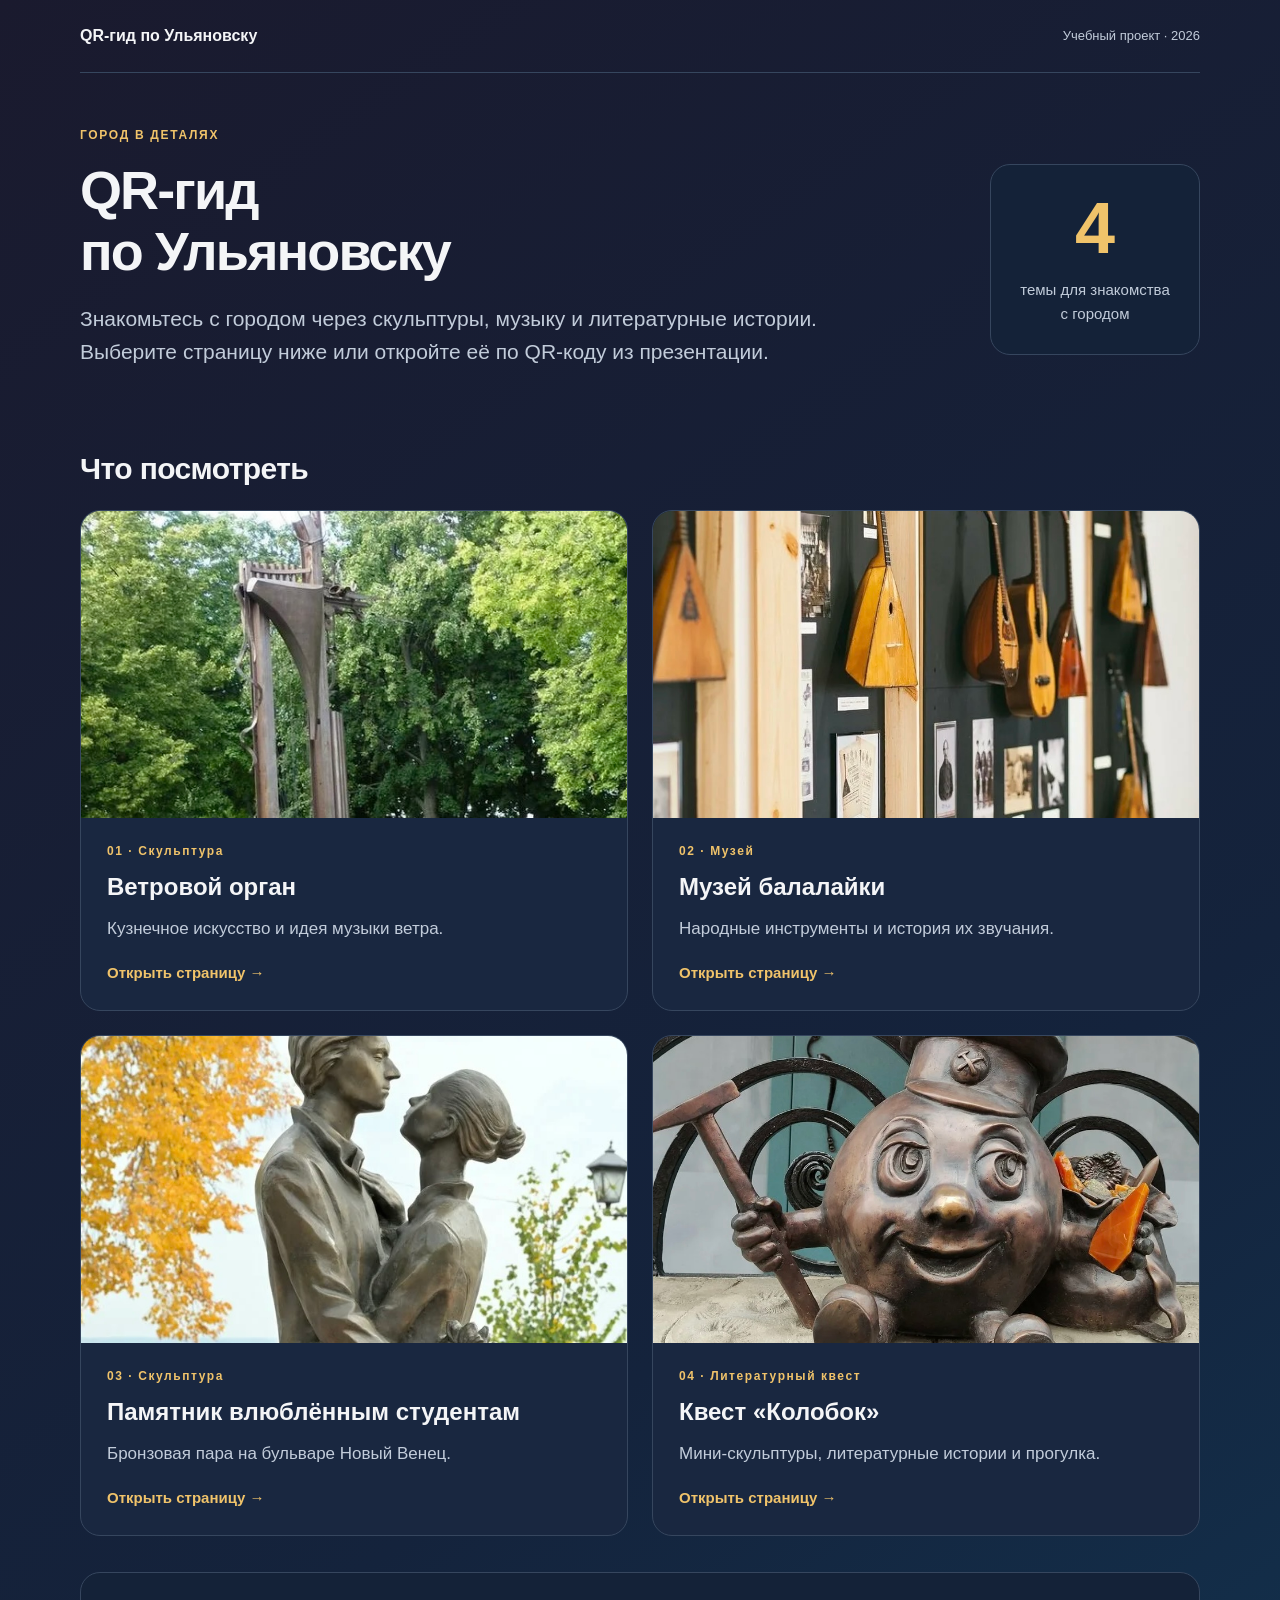
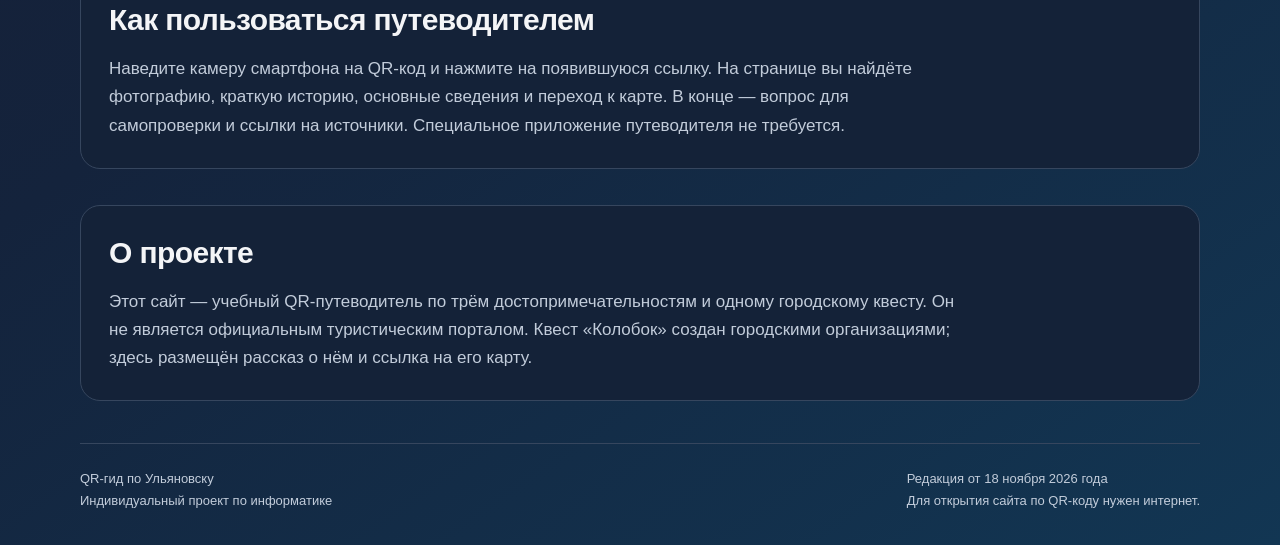
<file: index.html>
<!DOCTYPE html>
<html lang="ru">
<head>
<meta charset="utf-8">
<meta name="viewport" content="width=device-width, initial-scale=1">
<title>QR-гид по Ульяновску</title>
<meta name="description" content="Четыре темы для знакомства с Ульяновском: скульптуры, музей и литературный квест. Фото, краткие истории, карты и вопросы для самопроверки.">
<meta name="theme-color" content="#111b30">
<link rel="canonical" href="https://angelina-perepelkina.github.io/qr/index.html">
<link rel="stylesheet" href="style.css?v=20261118">
</head>
<body>
<a class="skip" href="#main">Перейти к содержанию</a>
<div class="wrap">
<div class="topbar"><a class="brand" href="index.html">QR-гид по Ульяновску</a><span class="topmeta">Учебный проект · 2026</span></div>
<main id="main"><header class="hero"><div><p class="kicker">Город в деталях</p><h1>QR-гид<br>по Ульяновску</h1><p class="lead">Знакомьтесь с городом через скульптуры, музыку и литературные истории. Выберите страницу ниже или откройте её по QR-коду из презентации.</p></div><div class="hero-badge" aria-label="Четыре темы и четыре QR-кода"><b>4</b><span>темы для знакомства<br>с городом</span></div></header>
<h2 class="section-title" id="places">Что посмотреть</h2><nav class="cards" aria-label="Страницы путеводителя"><a class="card" href="vetrovoy-organ.html"><img src="img/vetrovoy-organ.jpg" alt="Металлическая скульптура «Ветровой орган» среди деревьев в Ульяновске" width="800" height="450" loading="lazy"><span class="card-body"><span class="num">01 · Скульптура</span><h3>Ветровой орган</h3><p>Кузнечное искусство и идея музыки ветра.</p><span class="more">Открыть страницу →</span></span></a><a class="card" href="muzej-balalajki.html"><img src="img/muzej-balalajki.jpg" alt="Балалайки разных размеров в музейной экспозиции" width="800" height="450" loading="lazy"><span class="card-body"><span class="num">02 · Музей</span><h3>Музей балалайки</h3><p>Народные инструменты и история их звучания.</p><span class="more">Открыть страницу →</span></span></a><a class="card" href="pamyatnik-studentam.html"><img src="img/pamyatnik-studentam.jpg" alt="Бронзовые фигуры юноши и девушки на фоне осенних деревьев" width="800" height="450" loading="lazy"><span class="card-body"><span class="num">03 · Скульптура</span><h3>Памятник влюблённым студентам</h3><p>Бронзовая пара на бульваре Новый Венец.</p><span class="more">Открыть страницу →</span></span></a><a class="card" href="kolobok.html"><img src="img/kolobok.jpg" alt="Бронзовая фигурка Колобка с геологическим молотком и образцами минералов" width="800" height="450" loading="lazy"><span class="card-body"><span class="num">04 · Литературный квест</span><h3>Квест «Колобок»</h3><p>Мини-скульптуры, литературные истории и прогулка.</p><span class="more">Открыть страницу →</span></span></a></nav>
<section class="how"><h2>Как пользоваться путеводителем</h2><p>Наведите камеру смартфона на QR-код и нажмите на появившуюся ссылку. На странице вы найдёте фотографию, краткую историю, основные сведения и переход к карте. В конце — вопрос для самопроверки и ссылки на источники. Специальное приложение путеводителя не требуется.</p></section>
<section class="how"><h2>О проекте</h2><p>Этот сайт — учебный QR-путеводитель по трём достопримечательностям и одному городскому квесту. Он не является официальным туристическим порталом. Квест «Колобок» создан городскими организациями; здесь размещён рассказ о нём и ссылка на его карту.</p></section></main><footer><p>QR-гид по Ульяновску<br>Индивидуальный проект по информатике</p><p>Редакция от 18 ноября 2026 года<br>Для открытия сайта по QR-коду нужен интернет.</p></footer>
</div></body></html>
</file>
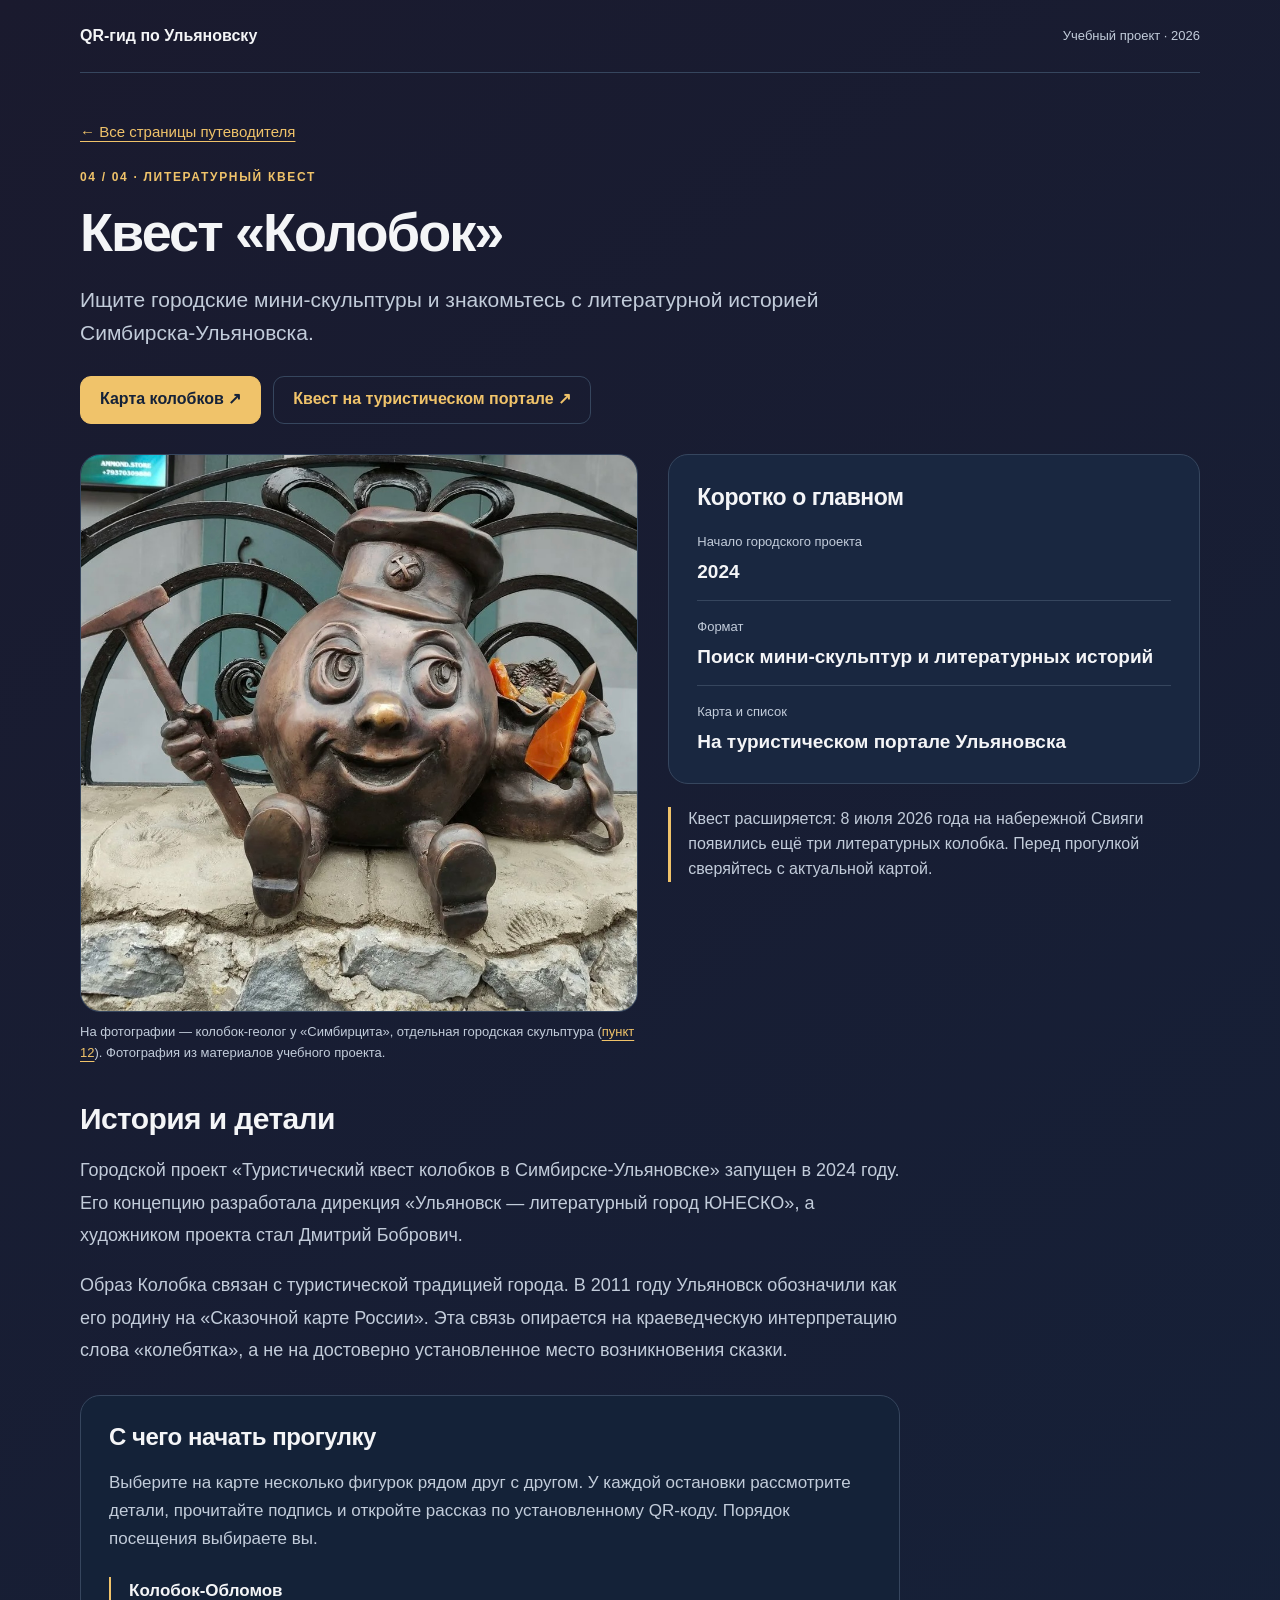
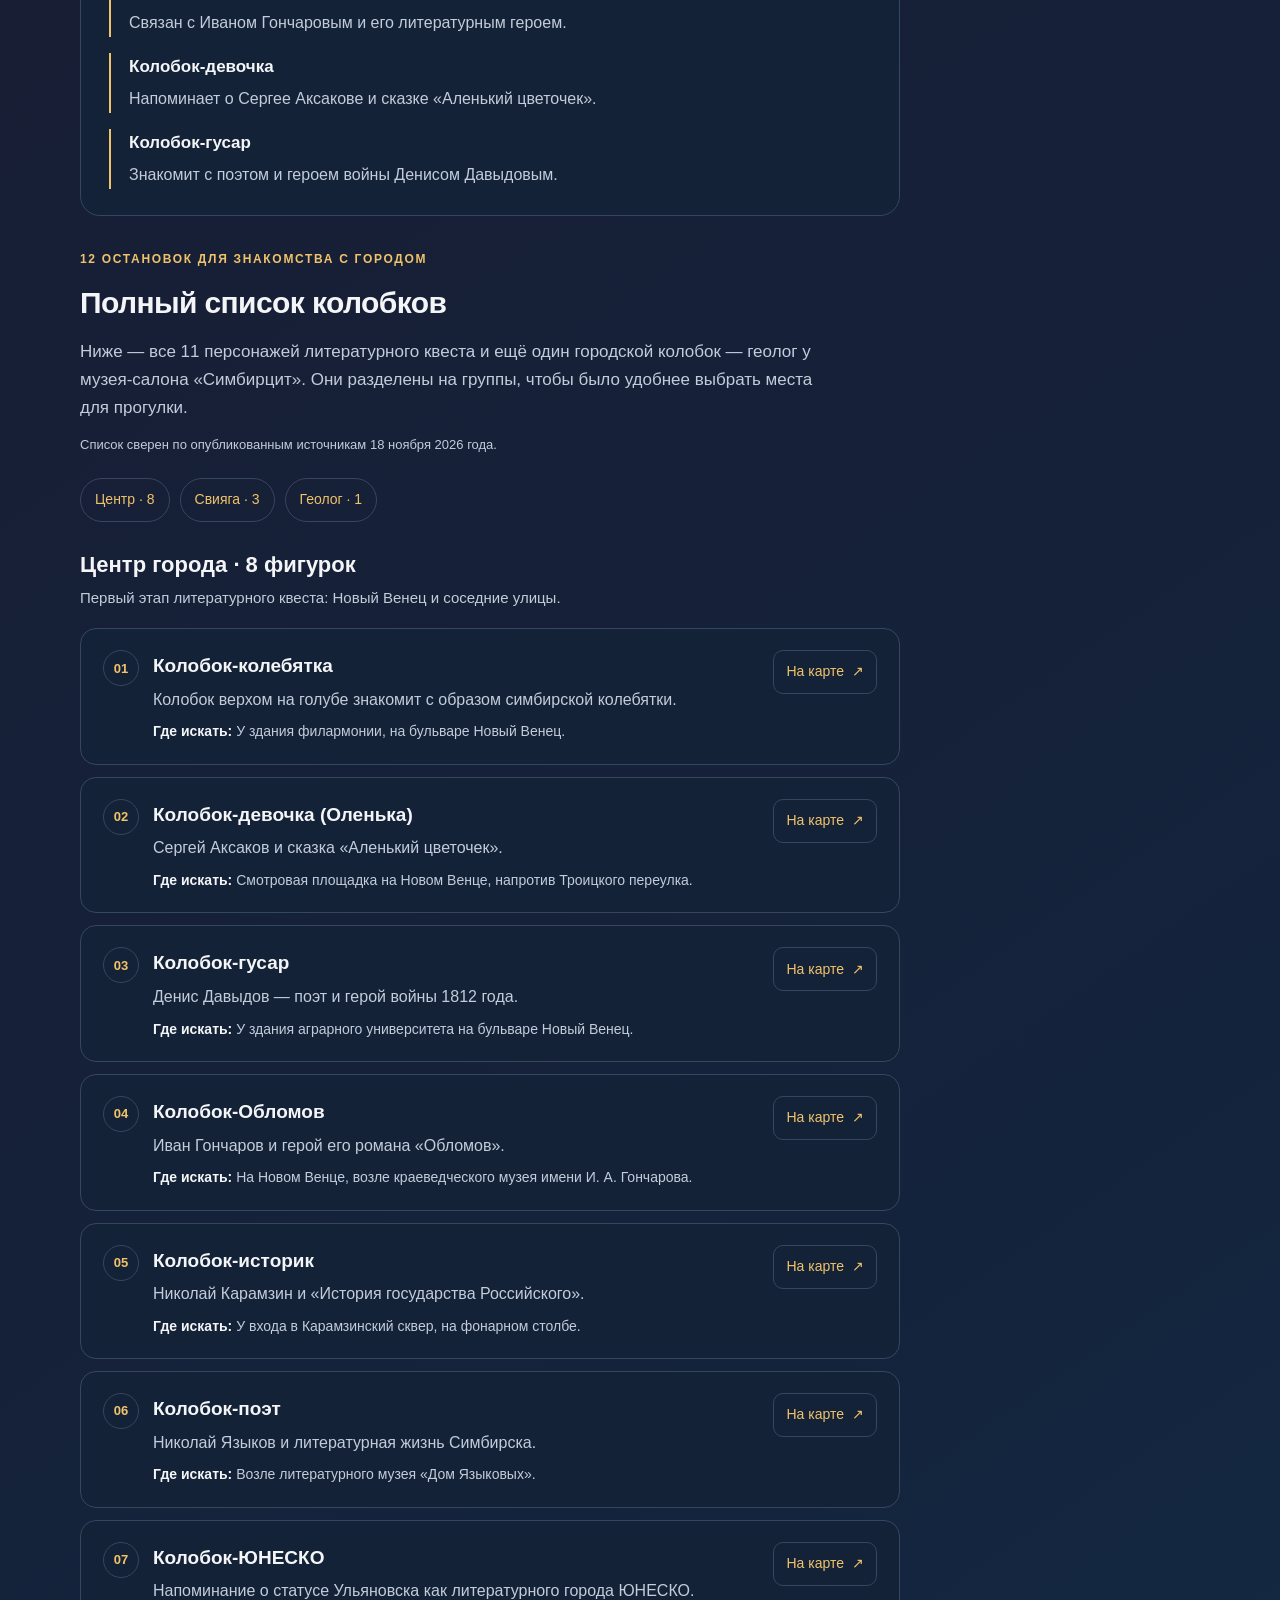
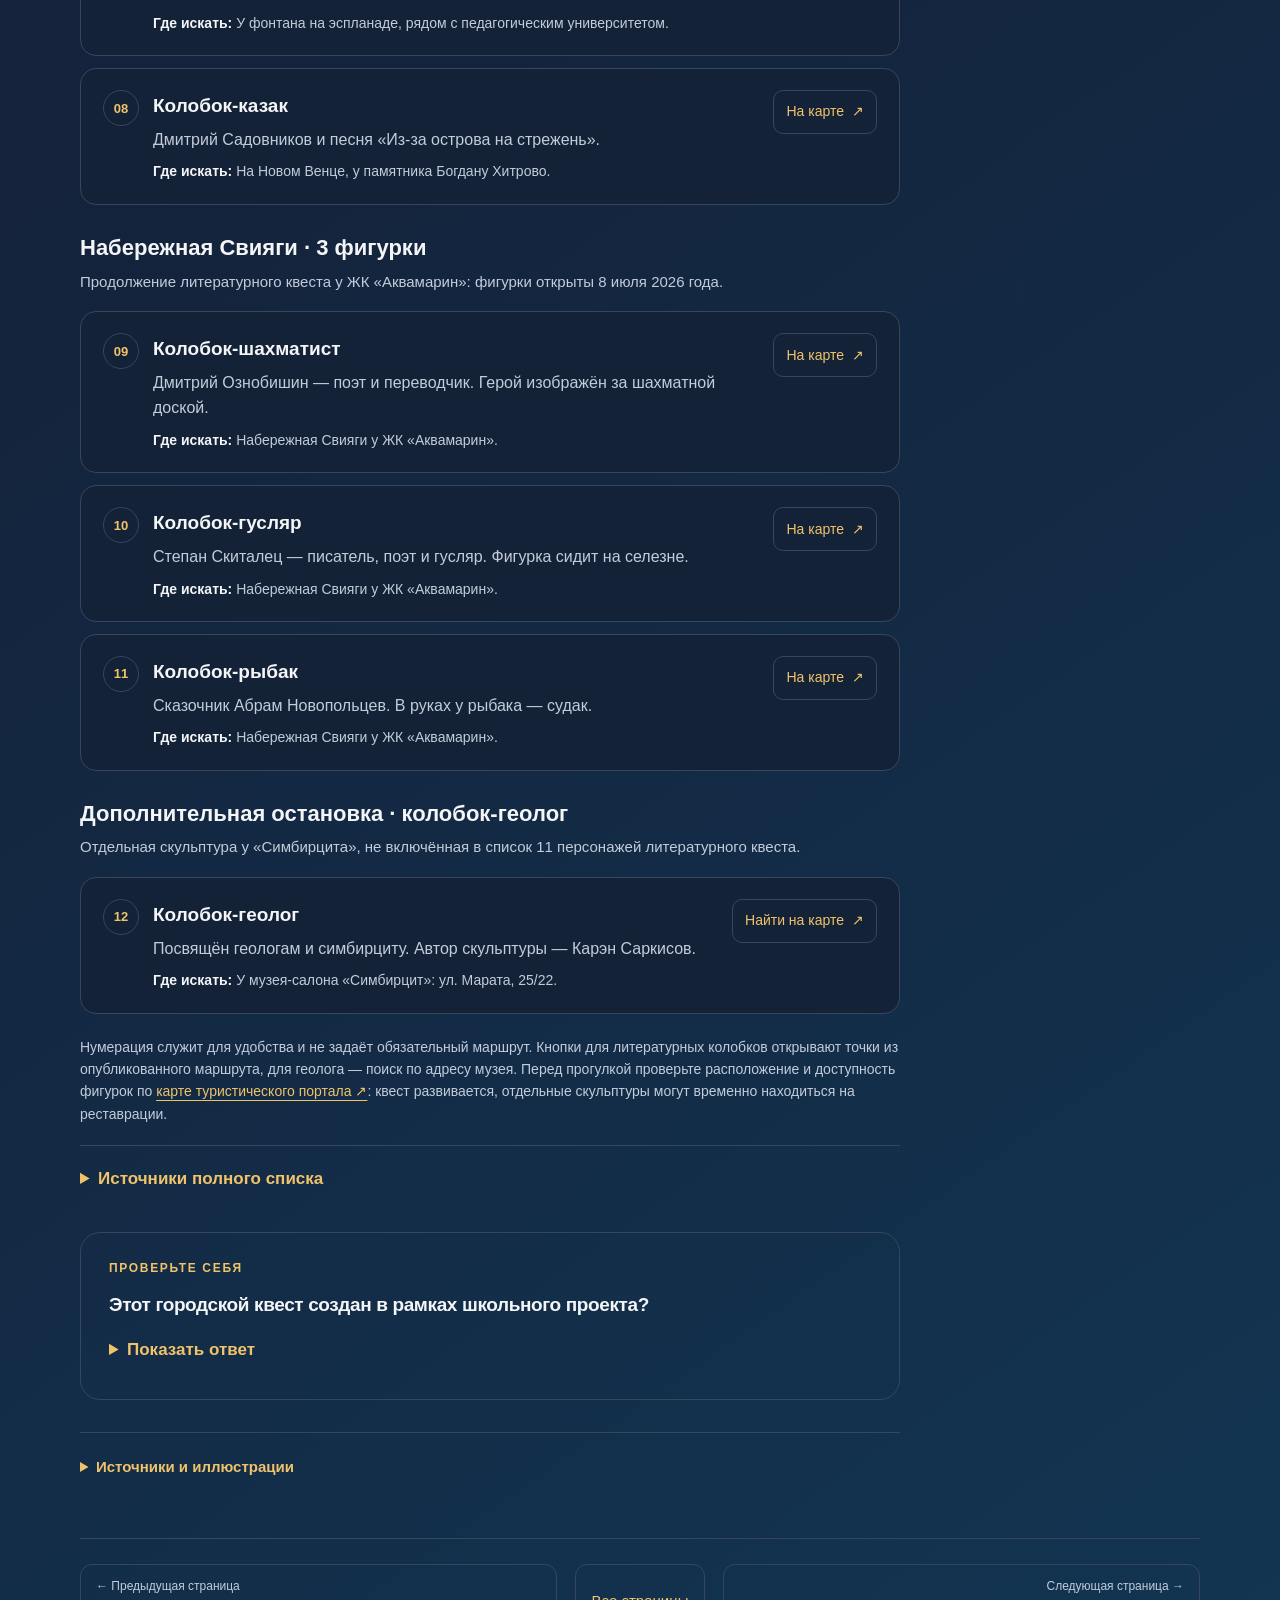
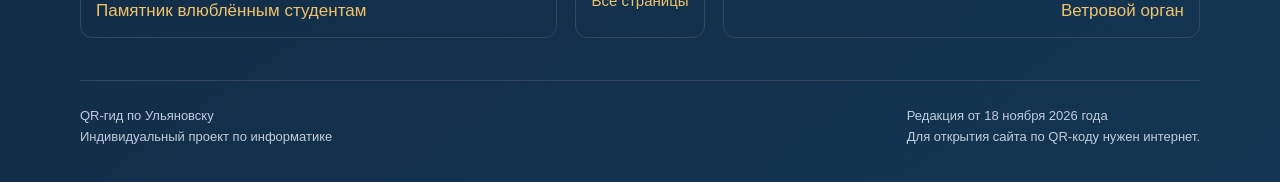
<file: kolobok.html>
<!DOCTYPE html>
<html lang="ru">
<head>
<meta charset="utf-8">
<meta name="viewport" content="width=device-width, initial-scale=1">
<title>Квест «Колобок» — QR-гид по Ульяновску</title>
<meta name="description" content="Ищите городские мини-скульптуры и знакомьтесь с литературной историей Симбирска-Ульяновска.">
<meta name="theme-color" content="#111b30">
<link rel="canonical" href="https://angelina-perepelkina.github.io/qr/kolobok.html">
<link rel="stylesheet" href="style.css?v=20261118">
<style>
/* Additions scoped to the Kolobok list; the shared style.css is unchanged. */
.koloboks{margin:34px 0 30px;scroll-margin-top:24px}
.koloboks .list-intro{color:var(--muted);font-size:17px;line-height:1.65;max-width:760px}
.koloboks .list-meta{color:var(--muted);font-size:13px;margin-top:-6px}
.koloboks .list-jumps{display:flex;flex-wrap:wrap;gap:10px;margin:22px 0 28px}
.koloboks .list-jumps a{display:inline-flex;align-items:center;min-height:44px;padding:8px 14px;
border:1px solid var(--line);border-radius:999px;font-size:14px;text-decoration:none;line-height:1.4}
.koloboks .list-jumps a:hover{border-color:var(--accent)}
.koloboks .list-group{margin-top:28px;scroll-margin-top:24px}
.koloboks .list-group h3{font-size:22px;margin:0 0 7px;line-height:1.35}
.koloboks .group-caption{color:var(--muted);font-size:15px;margin-bottom:17px}
.koloboks .kolobok-list{list-style:none;padding:0;margin:0;display:grid;gap:12px}
.koloboks .kolobok-item{display:grid;grid-template-columns:36px minmax(0,1fr) auto;gap:14px;
align-items:start;padding:21px 22px;border:1px solid var(--line);
border-radius:16px;background:var(--panel-soft);scroll-margin-top:24px}
.koloboks .item-num{display:flex;align-items:center;justify-content:center;width:36px;height:36px;
border:1px solid var(--line);border-radius:50%;color:var(--accent);font-size:13px;font-weight:750}
.koloboks .item-copy{min-width:0}
.koloboks .item-copy h4{font-size:19px;line-height:1.4;margin:3px 0 7px;overflow-wrap:anywhere}
.koloboks .item-copy p{color:var(--muted);font-size:16px;line-height:1.6;margin:0 0 8px}
.koloboks .item-copy .item-place{font-size:14px;margin:0}
.koloboks .item-place b{color:var(--text);font-weight:600}
.koloboks .item-map{display:inline-flex;align-items:center;justify-content:center;gap:8px;
min-height:44px;padding:9px 12px;border:1px solid var(--line);border-radius:10px;
text-decoration:none;font-size:14px;line-height:1.4;white-space:nowrap}
.koloboks .item-map:hover{border-color:var(--accent);text-decoration:underline}
.koloboks .list-caution{font-size:14px;color:var(--muted);line-height:1.6;margin:22px 0 0}
.koloboks .list-references{margin-top:20px;padding-top:12px;border-top:1px solid var(--line)}
.koloboks .list-references ul{padding-left:20px;margin:10px 0 0;font-size:14px}
.koloboks .list-references li{margin-bottom:9px}
.koloboks .list-references a{overflow-wrap:anywhere}
@media(max-width:600px){
.koloboks .kolobok-item{grid-template-columns:30px minmax(0,1fr);gap:11px;padding:17px 16px}
.koloboks .item-num{width:30px;height:30px;font-size:12px}
.koloboks .item-copy h4{font-size:18px;margin-top:2px}
.koloboks .item-map{grid-column:2;justify-self:start}
.koloboks .item-copy p{font-size:16px}
.koloboks .item-copy .item-place{font-size:14px}
.koloboks .list-group h3{font-size:21px}
}
@media print{
.koloboks .list-jumps,.koloboks .item-map{display:none}
.koloboks .kolobok-item{break-inside:avoid;grid-template-columns:30px minmax(0,1fr);
padding:12px;gap:12px}
.koloboks .list-group h3{break-after:avoid}
}
</style>
</head>
<body>
<a class="skip" href="#main">Перейти к содержанию</a>
<div class="wrap">
<div class="topbar"><a class="brand" href="index.html">QR-гид по Ульяновску</a><span class="topmeta">Учебный проект · 2026</span></div>
<main id="main"><a class="back" href="index.html">← Все страницы путеводителя</a>
<header><p class="kicker">04 / 04 · Литературный квест</p><h1>Квест «Колобок»</h1><p class="lead">Ищите городские мини-скульптуры и знакомьтесь с литературной историей Симбирска-Ульяновска.</p></header>
<div class="actions"><a class="button" href="https://ulyanovsk.travel/map-kolobok.php" target="_blank" rel="noopener noreferrer">Карта колобков ↗</a><a class="button secondary" href="https://ulyanovsk.travel/catalog.php?category=kolobok" target="_blank" rel="noopener noreferrer">Квест на туристическом портале ↗</a></div>
<section class="overview" aria-label="Фотография и основные сведения"><figure><img class="photo" src="img/kolobok.jpg" alt="Бронзовая фигурка Колобка с геологическим молотком и образцами минералов" width="800" height="800"><figcaption>На фотографии — колобок-геолог у «Симбирцита», отдельная городская скульптура (<a href="#kolobok-geolog">пункт 12</a>). Фотография из материалов учебного проекта.</figcaption></figure><div><section class="facts"><h2>Коротко о главном</h2><dl><div class="fact"><dt>Начало городского проекта</dt><dd>2024</dd></div><div class="fact"><dt>Формат</dt><dd>Поиск мини-скульптур и литературных историй</dd></div><div class="fact"><dt>Карта и список</dt><dd>На туристическом портале Ульяновска</dd></div></dl></section><p class="notice">Квест расширяется: 8 июля 2026 года на набережной Свияги появились ещё три литературных колобка. Перед прогулкой сверяйтесь с актуальной картой.</p></div></section>
<div class="reading"><article><h2>История и детали</h2><p>Городской проект «Туристический квест колобков в Симбирске-Ульяновске» запущен в 2024 году. Его концепцию разработала дирекция «Ульяновск — литературный город ЮНЕСКО», а художником проекта стал Дмитрий Бобрович.</p><p>Образ Колобка связан с туристической традицией города. В 2011 году Ульяновск обозначили как его родину на «Сказочной карте России». Эта связь опирается на краеведческую интерпретацию слова «колебятка», а не на достоверно установленное место возникновения сказки.</p></article>
<section class="look"><h2>С чего начать прогулку</h2><p>Выберите на карте несколько фигурок рядом друг с другом. У каждой остановки рассмотрите детали, прочитайте подпись и откройте рассказ по установленному QR-коду. Порядок посещения выбираете вы.</p><ul class="examples"><li><b>Колобок-Обломов</b><span>Связан с Иваном Гончаровым и его литературным героем.</span></li><li><b>Колобок-девочка</b><span>Напоминает о Сергее Аксакове и сказке «Аленький цветочек».</span></li><li><b>Колобок-гусар</b><span>Знакомит с поэтом и героем войны Денисом Давыдовым.</span></li></ul></section>
<section class="koloboks" id="all-kolobki" aria-labelledby="all-kolobki-title">
<p class="kicker">12 остановок для знакомства с городом</p>
<h2 id="all-kolobki-title">Полный список колобков</h2>
<p class="list-intro">Ниже — все 11 персонажей литературного квеста и ещё один городской колобок — геолог у музея-салона «Симбирцит». Они разделены на группы, чтобы было удобнее выбрать места для прогулки.</p>
<p class="list-meta">Список сверен по опубликованным источникам 18 ноября 2026 года.</p>
<nav class="list-jumps" aria-label="Разделы списка колобков">
<a href="#kolobki-centre">Центр · 8</a><a href="#kolobki-sviyaga">Свияга · 3</a><a href="#kolobki-extra">Геолог · 1</a>
</nav>
<section class="list-group" id="kolobki-centre" aria-labelledby="kolobki-centre-title">
<h3 id="kolobki-centre-title">Центр города · 8 фигурок</h3>
<p class="group-caption">Первый этап литературного квеста: Новый Венец и соседние улицы.</p>
<ol class="kolobok-list" start="1" role="list">
<li class="kolobok-item" id="kolobok-kolebyatka">
<span class="item-num" aria-hidden="true">01</span>
<div class="item-copy"><h4>Колобок-колебятка</h4>
<p>Колобок верхом на голубе знакомит с образом симбирской колебятки.</p>
<p class="item-place"><b>Где искать:</b> У здания филармонии, на бульваре Новый Венец.</p></div>
<a class="item-map" href="https://yandex.ru/maps/?ll=48.404770%2C54.313240&amp;z=18&amp;pt=48.404770%2C54.313240%2Cpm2rdm" target="_blank" rel="noopener noreferrer" aria-label="Колобок-колебятка: на карте (откроется новая вкладка)">На карте <span aria-hidden="true">↗</span></a>
</li>
<li class="kolobok-item" id="kolobok-olenka">
<span class="item-num" aria-hidden="true">02</span>
<div class="item-copy"><h4>Колобок-девочка (Оленька)</h4>
<p>Сергей Аксаков и сказка «Аленький цветочек».</p>
<p class="item-place"><b>Где искать:</b> Смотровая площадка на Новом Венце, напротив Троицкого переулка.</p></div>
<a class="item-map" href="https://yandex.ru/maps/?ll=48.406300%2C54.314408&amp;z=18&amp;pt=48.406300%2C54.314408%2Cpm2rdm" target="_blank" rel="noopener noreferrer" aria-label="Колобок-девочка (Оленька): на карте (откроется новая вкладка)">На карте <span aria-hidden="true">↗</span></a>
</li>
<li class="kolobok-item" id="kolobok-gusar">
<span class="item-num" aria-hidden="true">03</span>
<div class="item-copy"><h4>Колобок-гусар</h4>
<p>Денис Давыдов — поэт и герой войны 1812 года.</p>
<p class="item-place"><b>Где искать:</b> У здания аграрного университета на бульваре Новый Венец.</p></div>
<a class="item-map" href="https://yandex.ru/maps/?ll=48.405540%2C54.314480&amp;z=18&amp;pt=48.405540%2C54.314480%2Cpm2rdm" target="_blank" rel="noopener noreferrer" aria-label="Колобок-гусар: на карте (откроется новая вкладка)">На карте <span aria-hidden="true">↗</span></a>
</li>
<li class="kolobok-item" id="kolobok-oblomov">
<span class="item-num" aria-hidden="true">04</span>
<div class="item-copy"><h4>Колобок-Обломов</h4>
<p>Иван Гончаров и герой его романа «Обломов».</p>
<p class="item-place"><b>Где искать:</b> На Новом Венце, возле краеведческого музея имени И. А. Гончарова.</p></div>
<a class="item-map" href="https://yandex.ru/maps/?ll=48.406518%2C54.315245&amp;z=18&amp;pt=48.406518%2C54.315245%2Cpm2rdm" target="_blank" rel="noopener noreferrer" aria-label="Колобок-Обломов: на карте (откроется новая вкладка)">На карте <span aria-hidden="true">↗</span></a>
</li>
<li class="kolobok-item" id="kolobok-istorik">
<span class="item-num" aria-hidden="true">05</span>
<div class="item-copy"><h4>Колобок-историк</h4>
<p>Николай Карамзин и «История государства Российского».</p>
<p class="item-place"><b>Где искать:</b> У входа в Карамзинский сквер, на фонарном столбе.</p></div>
<a class="item-map" href="https://yandex.ru/maps/?ll=48.402550%2C54.316784&amp;z=18&amp;pt=48.402550%2C54.316784%2Cpm2rdm" target="_blank" rel="noopener noreferrer" aria-label="Колобок-историк: на карте (откроется новая вкладка)">На карте <span aria-hidden="true">↗</span></a>
</li>
<li class="kolobok-item" id="kolobok-poet">
<span class="item-num" aria-hidden="true">06</span>
<div class="item-copy"><h4>Колобок-поэт</h4>
<p>Николай Языков и литературная жизнь Симбирска.</p>
<p class="item-place"><b>Где искать:</b> Возле литературного музея «Дом Языковых».</p></div>
<a class="item-map" href="https://yandex.ru/maps/?ll=48.403304%2C54.318133&amp;z=18&amp;pt=48.403304%2C54.318133%2Cpm2rdm" target="_blank" rel="noopener noreferrer" aria-label="Колобок-поэт: на карте (откроется новая вкладка)">На карте <span aria-hidden="true">↗</span></a>
</li>
<li class="kolobok-item" id="kolobok-unesco">
<span class="item-num" aria-hidden="true">07</span>
<div class="item-copy"><h4>Колобок-ЮНЕСКО</h4>
<p>Напоминание о статусе Ульяновска как литературного города ЮНЕСКО.</p>
<p class="item-place"><b>Где искать:</b> У фонтана на эспланаде, рядом с педагогическим университетом.</p></div>
<a class="item-map" href="https://yandex.ru/maps/?ll=48.408209%2C54.317262&amp;z=18&amp;pt=48.408209%2C54.317262%2Cpm2rdm" target="_blank" rel="noopener noreferrer" aria-label="Колобок-ЮНЕСКО: на карте (откроется новая вкладка)">На карте <span aria-hidden="true">↗</span></a>
</li>
<li class="kolobok-item" id="kolobok-kazak">
<span class="item-num" aria-hidden="true">08</span>
<div class="item-copy"><h4>Колобок-казак</h4>
<p>Дмитрий Садовников и песня «Из-за острова на стрежень».</p>
<p class="item-place"><b>Где искать:</b> На Новом Венце, у памятника Богдану Хитрово.</p></div>
<a class="item-map" href="https://yandex.ru/maps/?ll=48.407933%2C54.318848&amp;z=18&amp;pt=48.407933%2C54.318848%2Cpm2rdm" target="_blank" rel="noopener noreferrer" aria-label="Колобок-казак: на карте (откроется новая вкладка)">На карте <span aria-hidden="true">↗</span></a>
</li>
</ol></section>
<section class="list-group" id="kolobki-sviyaga" aria-labelledby="kolobki-sviyaga-title">
<h3 id="kolobki-sviyaga-title">Набережная Свияги · 3 фигурки</h3>
<p class="group-caption">Продолжение литературного квеста у ЖК «Аквамарин»: фигурки открыты 8 июля 2026 года.</p>
<ol class="kolobok-list" start="9" role="list">
<li class="kolobok-item" id="kolobok-shakhmatist">
<span class="item-num" aria-hidden="true">09</span>
<div class="item-copy"><h4>Колобок-шахматист</h4>
<p>Дмитрий Ознобишин — поэт и переводчик. Герой изображён за шахматной доской.</p>
<p class="item-place"><b>Где искать:</b> Набережная Свияги у ЖК «Аквамарин».</p></div>
<a class="item-map" href="https://yandex.ru/maps/?ll=48.360056%2C54.311323&amp;z=18&amp;pt=48.360056%2C54.311323%2Cpm2rdm" target="_blank" rel="noopener noreferrer" aria-label="Колобок-шахматист: на карте (откроется новая вкладка)">На карте <span aria-hidden="true">↗</span></a>
</li>
<li class="kolobok-item" id="kolobok-guslyar">
<span class="item-num" aria-hidden="true">10</span>
<div class="item-copy"><h4>Колобок-гусляр</h4>
<p>Степан Скиталец — писатель, поэт и гусляр. Фигурка сидит на селезне.</p>
<p class="item-place"><b>Где искать:</b> Набережная Свияги у ЖК «Аквамарин».</p></div>
<a class="item-map" href="https://yandex.ru/maps/?ll=48.362093%2C54.312007&amp;z=18&amp;pt=48.362093%2C54.312007%2Cpm2rdm" target="_blank" rel="noopener noreferrer" aria-label="Колобок-гусляр: на карте (откроется новая вкладка)">На карте <span aria-hidden="true">↗</span></a>
</li>
<li class="kolobok-item" id="kolobok-rybak">
<span class="item-num" aria-hidden="true">11</span>
<div class="item-copy"><h4>Колобок-рыбак</h4>
<p>Сказочник Абрам Новопольцев. В руках у рыбака — судак.</p>
<p class="item-place"><b>Где искать:</b> Набережная Свияги у ЖК «Аквамарин».</p></div>
<a class="item-map" href="https://yandex.ru/maps/?ll=48.362550%2C54.312243&amp;z=18&amp;pt=48.362550%2C54.312243%2Cpm2rdm" target="_blank" rel="noopener noreferrer" aria-label="Колобок-рыбак: на карте (откроется новая вкладка)">На карте <span aria-hidden="true">↗</span></a>
</li>
</ol></section>
<section class="list-group" id="kolobki-extra" aria-labelledby="kolobki-extra-title">
<h3 id="kolobki-extra-title">Дополнительная остановка · колобок-геолог</h3>
<p class="group-caption">Отдельная скульптура у «Симбирцита», не включённая в список 11 персонажей литературного квеста.</p>
<ol class="kolobok-list" start="12" role="list">
<li class="kolobok-item" id="kolobok-geolog">
<span class="item-num" aria-hidden="true">12</span>
<div class="item-copy"><h4>Колобок-геолог</h4>
<p>Посвящён геологам и симбирциту. Автор скульптуры — Карэн Саркисов.</p>
<p class="item-place"><b>Где искать:</b> У музея-салона «Симбирцит»: ул. Марата, 25/22.</p></div>
<a class="item-map" href="https://yandex.ru/maps/?text=%D0%A3%D0%BB%D1%8C%D1%8F%D0%BD%D0%BE%D0%B2%D1%81%D0%BA+%D0%9A%D0%BE%D0%BB%D0%BE%D0%B1%D0%BE%D0%BA-%D0%B3%D0%B5%D0%BE%D0%BB%D0%BE%D0%B3+%D0%BC%D1%83%D0%B7%D0%B5%D0%B9-%D1%81%D0%B0%D0%BB%D0%BE%D0%BD+%D0%A1%D0%B8%D0%BC%D0%B1%D0%B8%D1%80%D1%86%D0%B8%D1%82+%D1%83%D0%BB%D0%B8%D1%86%D0%B0+%D0%9C%D0%B0%D1%80%D0%B0%D1%82%D0%B0+25%2F22" target="_blank" rel="noopener noreferrer" aria-label="Колобок-геолог: найти на карте (откроется новая вкладка)">Найти на карте <span aria-hidden="true">↗</span></a>
</li>
</ol></section>
<p class="list-caution">Нумерация служит для удобства и не задаёт обязательный маршрут. Кнопки для литературных колобков открывают точки из опубликованного маршрута, для геолога — поиск по адресу музея. Перед прогулкой проверьте расположение и доступность фигурок по <a href="https://ulyanovsk.travel/map-kolobok.php" target="_blank" rel="noopener noreferrer">карте туристического портала ↗</a>: квест развивается, отдельные скульптуры могут временно находиться на реставрации.</p>
<details class="list-references"><summary>Источники полного списка</summary>
<ul>
<li id="list-source-directorate-count"><a href="https://ulcreat.mukcbs.org/ru/news/v-ulyanovske-povredili-skulpturu-kolobka-istorika" target="_blank" rel="noopener noreferrer">Дирекция «Ульяновск — литературный город ЮНЕСКО»: состав квеста — 11 фигурок ↗</a> <span>(24.08.2026)</span></li>
<li id="list-source-route"><a href="https://nashural.ru/mobilnoe-prilozhenie-kuda/marshruty/kolobki-literaturnye-gidy-po-ulyanovsku-simbirsku/" target="_blank" rel="noopener noreferrer">«Наш Урал»: маршрут, подготовленный совместно с дирекцией проекта; названия и координаты ↗</a> <span>(22.09.2026)</span></li>
<li id="list-source-first-eight"><a href="https://ulpravda.ru/rubrics/nash-krai/taina-kolobkov-raskryta-karta-turisticheskogo-kvesta-stala-dostupna" target="_blank" rel="noopener noreferrer">«Ульяновская правда»: восемь первых персонажей и ориентиры ↗</a> <span>(05.09.2024)</span></li>
<li id="list-source-ulstu"><a href="https://ulstu.ru/news/18119/" target="_blank" rel="noopener noreferrer">УлГТУ: прогулка по маршруту; ориентиры для Обломова, казака и колобка-ЮНЕСКО ↗</a> <span>(23.09.2026)</span></li>
<li id="list-source-new-three"><a href="https://www.ulcreat.mukcbs.org/ru/calendar-event-archive/month/2026-07" target="_blank" rel="noopener noreferrer">Дирекция проекта: новые персонажи на Свияге и их литературные прототипы ↗</a> <span>(июль 2026)</span></li>
<li id="list-source-ammond"><a href="https://www.ammond.store/blog-list.php?ID=35336" target="_blank" rel="noopener noreferrer">«АММОНД»: колобок-геолог, автор и адрес установки ↗</a> <span>(01.08.2025)</span></li>
</ul></details>
</section>
<section class="quiz"><p class="kicker">Проверьте себя</p><h2 class="question">Этот городской квест создан в рамках школьного проекта?</h2><details><summary>Показать ответ</summary><p>Нет. Городской квест — самостоятельный проект. Школьный QR-гид рассказывает о нём и помогает перейти к официальной карте.</p></details></section>
<section class="sources"><details><summary>Источники и иллюстрации</summary><ul><li><a href="https://ulcreat.mukcbs.org/ru/news/tri-novyh-literaturnyh-kolobka-poyavilis-v-ulyanovske" target="_blank" rel="noopener noreferrer">«Ульяновск — литературный город ЮНЕСКО» — развитие квеста, 10.07.2026 ↗</a></li><li><a href="https://2.mukcbs.org/news/v-nashem-gorode-poselilis-kolobki" target="_blank" rel="noopener noreferrer">Библиотека № 2 имени Н. Г. Зырина — литературные колобки ↗</a></li><li><a href="https://ulyanovsk.travel/map-kolobok.php" target="_blank" rel="noopener noreferrer">Туристическо-информационный портал Ульяновска — карта колобков ↗</a></li></ul><p>Редакция текста: 18.11.2026. Иллюстрация сохранена из исходных материалов проекта; имя фотографа в них не указано.</p></details></section></div>
<nav class="pager" aria-label="Переход между страницами"><a href="pamyatnik-studentam.html"><small>← Предыдущая страница</small>Памятник влюблённым студентам</a><a class="all" href="index.html">Все страницы</a><a class="next" href="vetrovoy-organ.html"><small>Следующая страница →</small>Ветровой орган</a></nav>
</main><footer><p>QR-гид по Ульяновску<br>Индивидуальный проект по информатике</p><p>Редакция от 18 ноября 2026 года<br>Для открытия сайта по QR-коду нужен интернет.</p></footer>
</div></body></html>
</file>
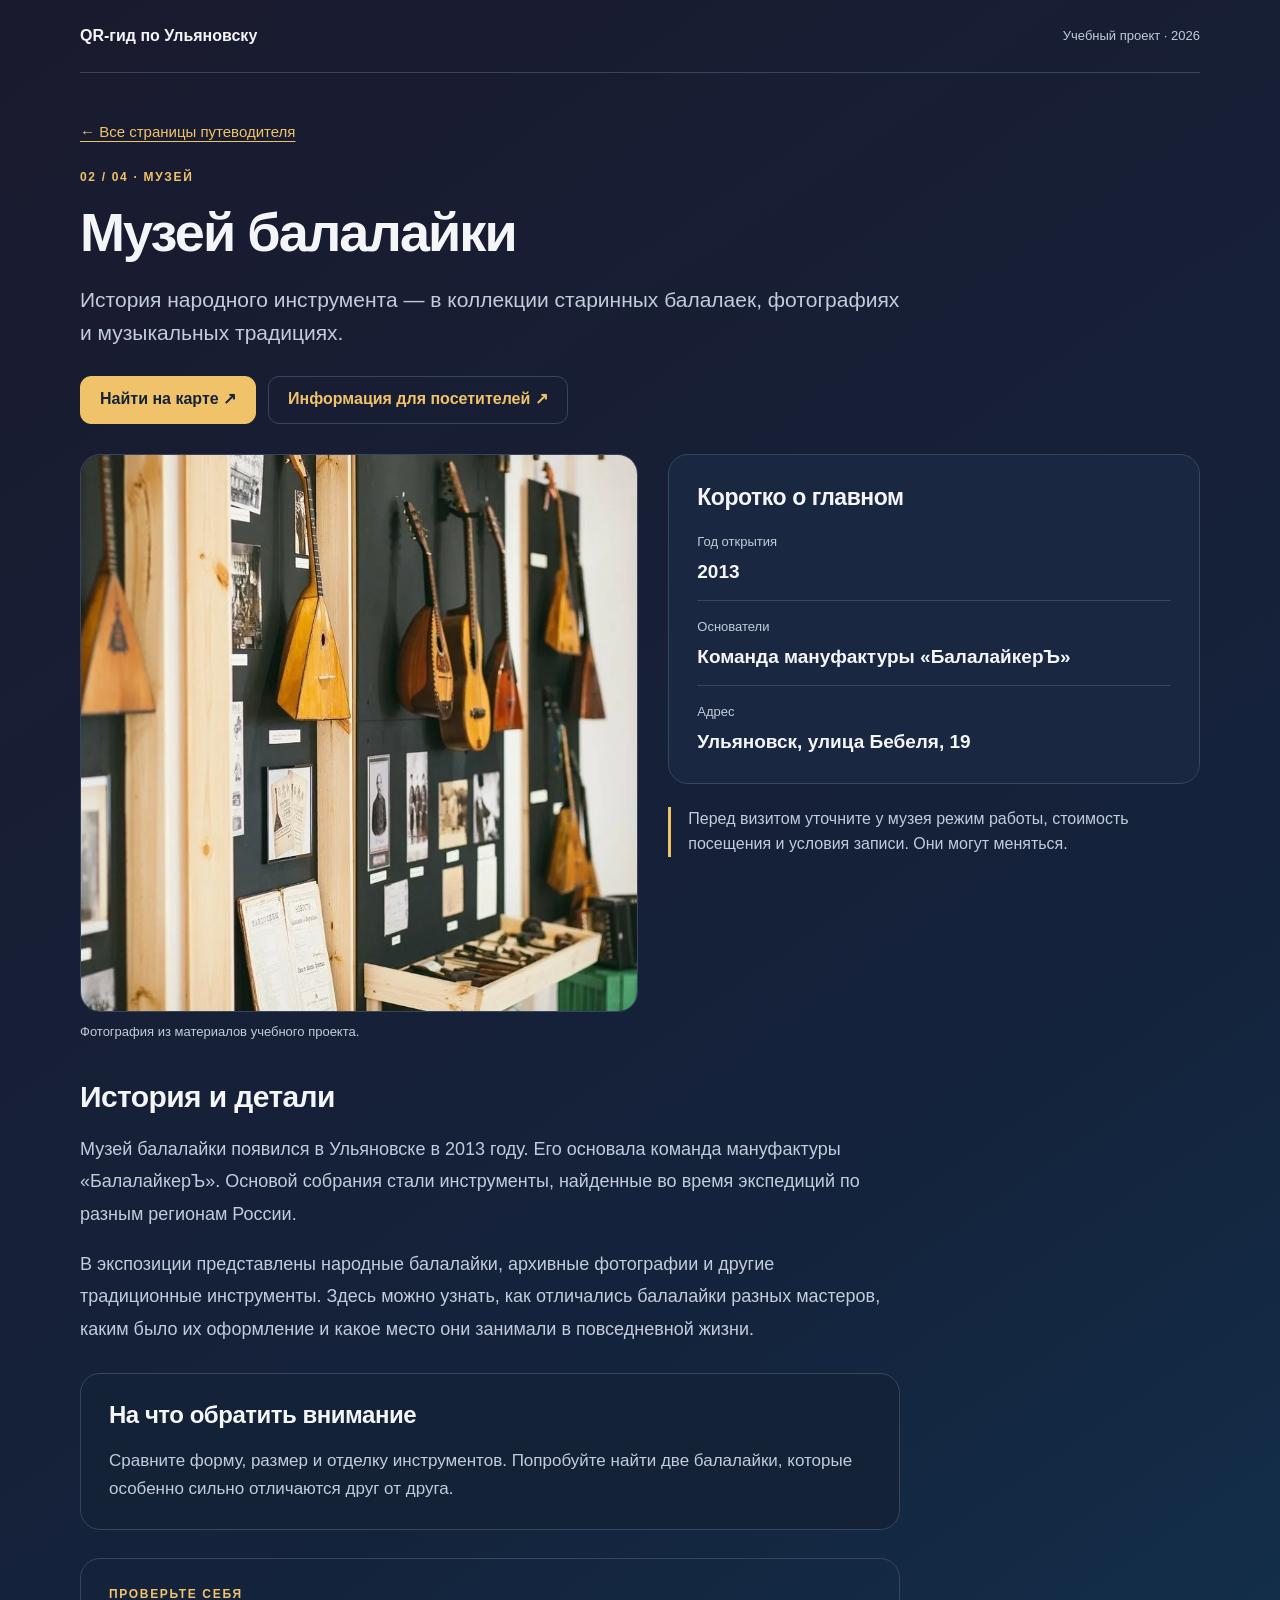
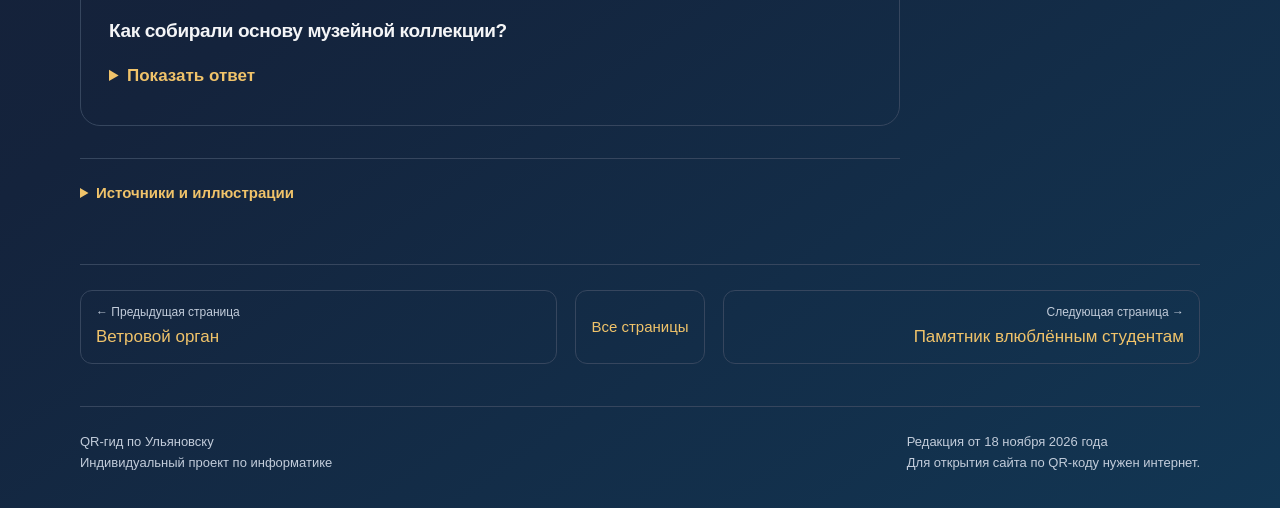
<file: muzej-balalajki.html>
<!DOCTYPE html>
<html lang="ru">
<head>
<meta charset="utf-8">
<meta name="viewport" content="width=device-width, initial-scale=1">
<title>Музей балалайки — QR-гид по Ульяновску</title>
<meta name="description" content="История народного инструмента — в коллекции старинных балалаек, фотографиях и музыкальных традициях.">
<meta name="theme-color" content="#111b30">
<link rel="canonical" href="https://angelina-perepelkina.github.io/qr/muzej-balalajki.html">
<link rel="stylesheet" href="style.css?v=20261118">
</head>
<body>
<a class="skip" href="#main">Перейти к содержанию</a>
<div class="wrap">
<div class="topbar"><a class="brand" href="index.html">QR-гид по Ульяновску</a><span class="topmeta">Учебный проект · 2026</span></div>
<main id="main"><a class="back" href="index.html">← Все страницы путеводителя</a>
<header><p class="kicker">02 / 04 · Музей</p><h1>Музей балалайки</h1><p class="lead">История народного инструмента — в коллекции старинных балалаек, фотографиях и музыкальных традициях.</p></header>
<div class="actions"><a class="button" href="https://yandex.ru/maps/?text=%D0%9C%D1%83%D0%B7%D0%B5%D0%B9%20%D0%B1%D0%B0%D0%BB%D0%B0%D0%BB%D0%B0%D0%B9%D0%BA%D0%B8%2C%20%D0%A3%D0%BB%D1%8C%D1%8F%D0%BD%D0%BE%D0%B2%D1%81%D0%BA%2C%20%D0%91%D0%B5%D0%B1%D0%B5%D0%BB%D1%8F%2C%2019" target="_blank" rel="noopener noreferrer">Найти на карте ↗</a><a class="button secondary" href="https://www.culture.ru/institutes/52564/muzei-balalaiki" target="_blank" rel="noopener noreferrer">Информация для посетителей ↗</a></div>
<section class="overview" aria-label="Фотография и основные сведения"><figure><img class="photo" src="img/muzej-balalajki.jpg" alt="Балалайки разных размеров в музейной экспозиции" width="800" height="800"><figcaption>Фотография из материалов учебного проекта.</figcaption></figure><div><section class="facts"><h2>Коротко о главном</h2><dl><div class="fact"><dt>Год открытия</dt><dd>2013</dd></div><div class="fact"><dt>Основатели</dt><dd>Команда мануфактуры «БалалайкерЪ»</dd></div><div class="fact"><dt>Адрес</dt><dd>Ульяновск, улица Бебеля, 19</dd></div></dl></section><p class="notice">Перед визитом уточните у музея режим работы, стоимость посещения и условия записи. Они могут меняться.</p></div></section>
<div class="reading"><article><h2>История и детали</h2><p>Музей балалайки появился в Ульяновске в 2013 году. Его основала команда мануфактуры «БалалайкерЪ». Основой собрания стали инструменты, найденные во время экспедиций по разным регионам России.</p><p>В экспозиции представлены народные балалайки, архивные фотографии и другие традиционные инструменты. Здесь можно узнать, как отличались балалайки разных мастеров, каким было их оформление и какое место они занимали в повседневной жизни.</p></article>
<section class="look"><h2>На что обратить внимание</h2><p>Сравните форму, размер и отделку инструментов. Попробуйте найти две балалайки, которые особенно сильно отличаются друг от друга.</p></section>
<section class="quiz"><p class="kicker">Проверьте себя</p><h2 class="question">Как собирали основу музейной коллекции?</h2><details><summary>Показать ответ</summary><p>Во время экспедиций по разным регионам России: исследователи находили и изучали традиционные народные инструменты.</p></details></section>
<section class="sources"><details><summary>Источники и иллюстрации</summary><ul><li><a href="https://balalaiker.ru/museum/history/" target="_blank" rel="noopener noreferrer">Мануфактура «БалалайкерЪ» — история музея ↗</a></li><li><a href="https://www.culture.ru/institutes/52564/muzei-balalaiki" target="_blank" rel="noopener noreferrer">Культура.РФ — Музей балалайки ↗</a></li></ul><p>Редакция текста: 18.11.2026. Иллюстрация сохранена из исходных материалов проекта; имя фотографа в них не указано.</p></details></section></div>
<nav class="pager" aria-label="Переход между страницами"><a href="vetrovoy-organ.html"><small>← Предыдущая страница</small>Ветровой орган</a><a class="all" href="index.html">Все страницы</a><a class="next" href="pamyatnik-studentam.html"><small>Следующая страница →</small>Памятник влюблённым студентам</a></nav>
</main><footer><p>QR-гид по Ульяновску<br>Индивидуальный проект по информатике</p><p>Редакция от 18 ноября 2026 года<br>Для открытия сайта по QR-коду нужен интернет.</p></footer>
</div></body></html>
</file>
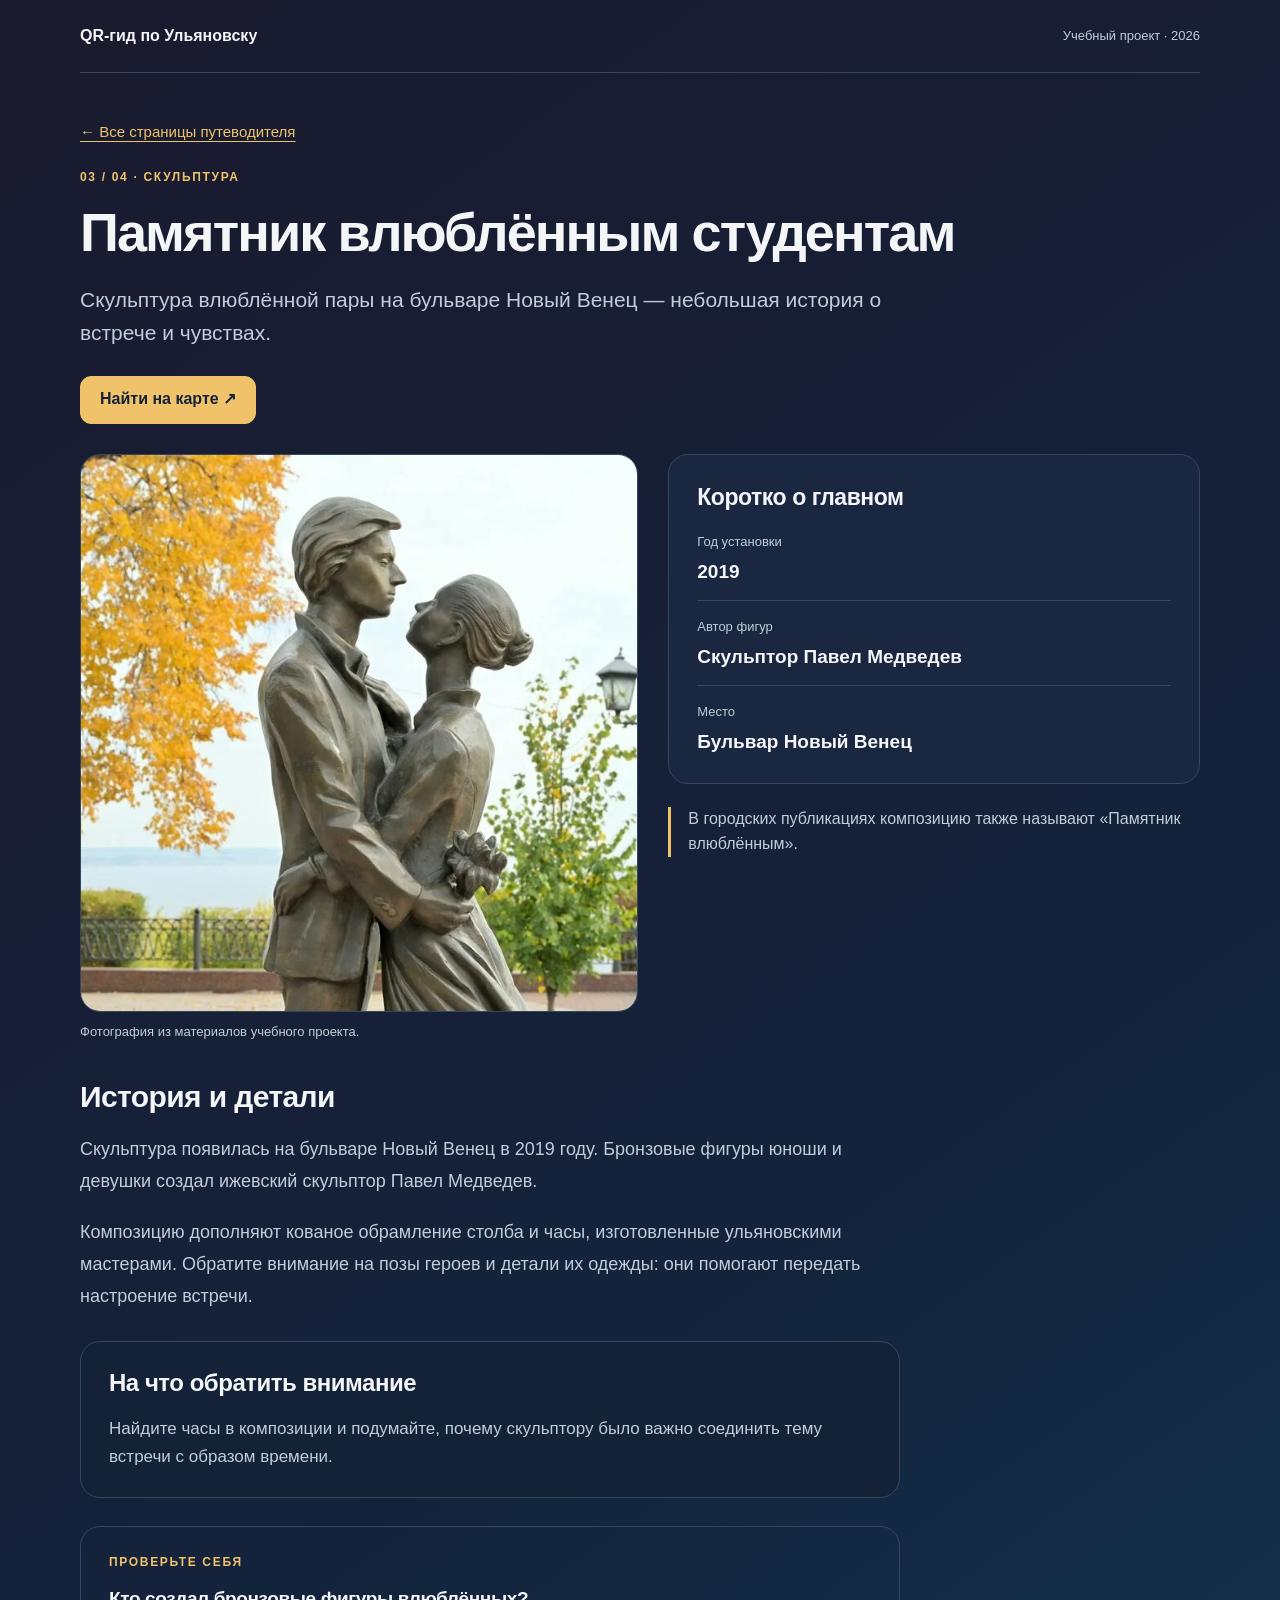
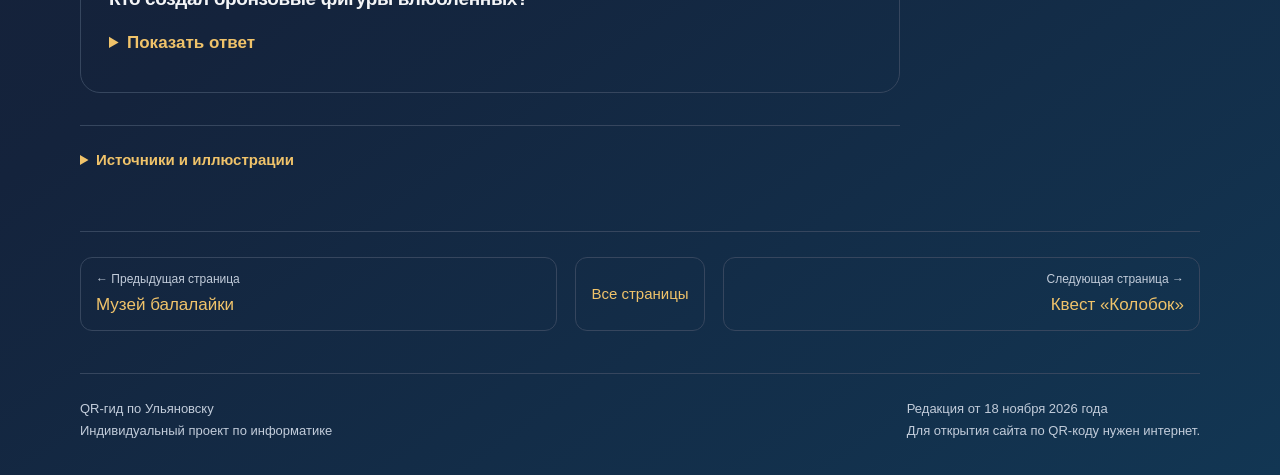
<file: pamyatnik-studentam.html>
<!DOCTYPE html>
<html lang="ru">
<head>
<meta charset="utf-8">
<meta name="viewport" content="width=device-width, initial-scale=1">
<title>Памятник влюблённым студентам — QR-гид по Ульяновску</title>
<meta name="description" content="Скульптура влюблённой пары на бульваре Новый Венец — небольшая история о встрече и чувствах.">
<meta name="theme-color" content="#111b30">
<link rel="canonical" href="https://angelina-perepelkina.github.io/qr/pamyatnik-studentam.html">
<link rel="stylesheet" href="style.css?v=20261118">
</head>
<body>
<a class="skip" href="#main">Перейти к содержанию</a>
<div class="wrap">
<div class="topbar"><a class="brand" href="index.html">QR-гид по Ульяновску</a><span class="topmeta">Учебный проект · 2026</span></div>
<main id="main"><a class="back" href="index.html">← Все страницы путеводителя</a>
<header><p class="kicker">03 / 04 · Скульптура</p><h1>Памятник влюблённым студентам</h1><p class="lead">Скульптура влюблённой пары на бульваре Новый Венец — небольшая история о встрече и чувствах.</p></header>
<div class="actions"><a class="button" href="https://yandex.ru/maps/?text=%D0%9F%D0%B0%D0%BC%D1%8F%D1%82%D0%BD%D0%B8%D0%BA%20%D0%B2%D0%BB%D1%8E%D0%B1%D0%BB%D0%B5%D0%BD%D0%BD%D1%8B%D0%BC%2C%20%D0%A3%D0%BB%D1%8C%D1%8F%D0%BD%D0%BE%D0%B2%D1%81%D0%BA%2C%20%D0%9D%D0%BE%D0%B2%D1%8B%D0%B9%20%D0%92%D0%B5%D0%BD%D0%B5%D1%86" target="_blank" rel="noopener noreferrer">Найти на карте ↗</a></div>
<section class="overview" aria-label="Фотография и основные сведения"><figure><img class="photo" src="img/pamyatnik-studentam.jpg" alt="Бронзовые фигуры юноши и девушки на фоне осенних деревьев" width="800" height="800"><figcaption>Фотография из материалов учебного проекта.</figcaption></figure><div><section class="facts"><h2>Коротко о главном</h2><dl><div class="fact"><dt>Год установки</dt><dd>2019</dd></div><div class="fact"><dt>Автор фигур</dt><dd>Скульптор Павел Медведев</dd></div><div class="fact"><dt>Место</dt><dd>Бульвар Новый Венец</dd></div></dl></section><p class="notice">В городских публикациях композицию также называют «Памятник влюблённым».</p></div></section>
<div class="reading"><article><h2>История и детали</h2><p>Скульптура появилась на бульваре Новый Венец в 2019 году. Бронзовые фигуры юноши и девушки создал ижевский скульптор Павел Медведев.</p><p>Композицию дополняют кованое обрамление столба и часы, изготовленные ульяновскими мастерами. Обратите внимание на позы героев и детали их одежды: они помогают передать настроение встречи.</p></article>
<section class="look"><h2>На что обратить внимание</h2><p>Найдите часы в композиции и подумайте, почему скульптору было важно соединить тему встречи с образом времени.</p></section>
<section class="quiz"><p class="kicker">Проверьте себя</p><h2 class="question">Кто создал бронзовые фигуры влюблённых?</h2><details><summary>Показать ответ</summary><p>Ижевский скульптор Павел Медведев. Кованые детали и часы изготовили ульяновские мастера.</p></details></section>
<section class="sources"><details><summary>Источники и иллюстрации</summary><ul><li><a href="https://ulpravda.ru/rubrics/soc/novyi-pamiatnik-v-tsentre-ulianovska-uvekovechili-mesto-svidanii" target="_blank" rel="noopener noreferrer">Ульяновская правда — памятник влюблённым на Новом Венце, 14.09.2019 ↗</a></li></ul><p>Редакция текста: 18.11.2026. Иллюстрация сохранена из исходных материалов проекта; имя фотографа в них не указано.</p></details></section></div>
<nav class="pager" aria-label="Переход между страницами"><a href="muzej-balalajki.html"><small>← Предыдущая страница</small>Музей балалайки</a><a class="all" href="index.html">Все страницы</a><a class="next" href="kolobok.html"><small>Следующая страница →</small>Квест «Колобок»</a></nav>
</main><footer><p>QR-гид по Ульяновску<br>Индивидуальный проект по информатике</p><p>Редакция от 18 ноября 2026 года<br>Для открытия сайта по QR-коду нужен интернет.</p></footer>
</div></body></html>
</file>
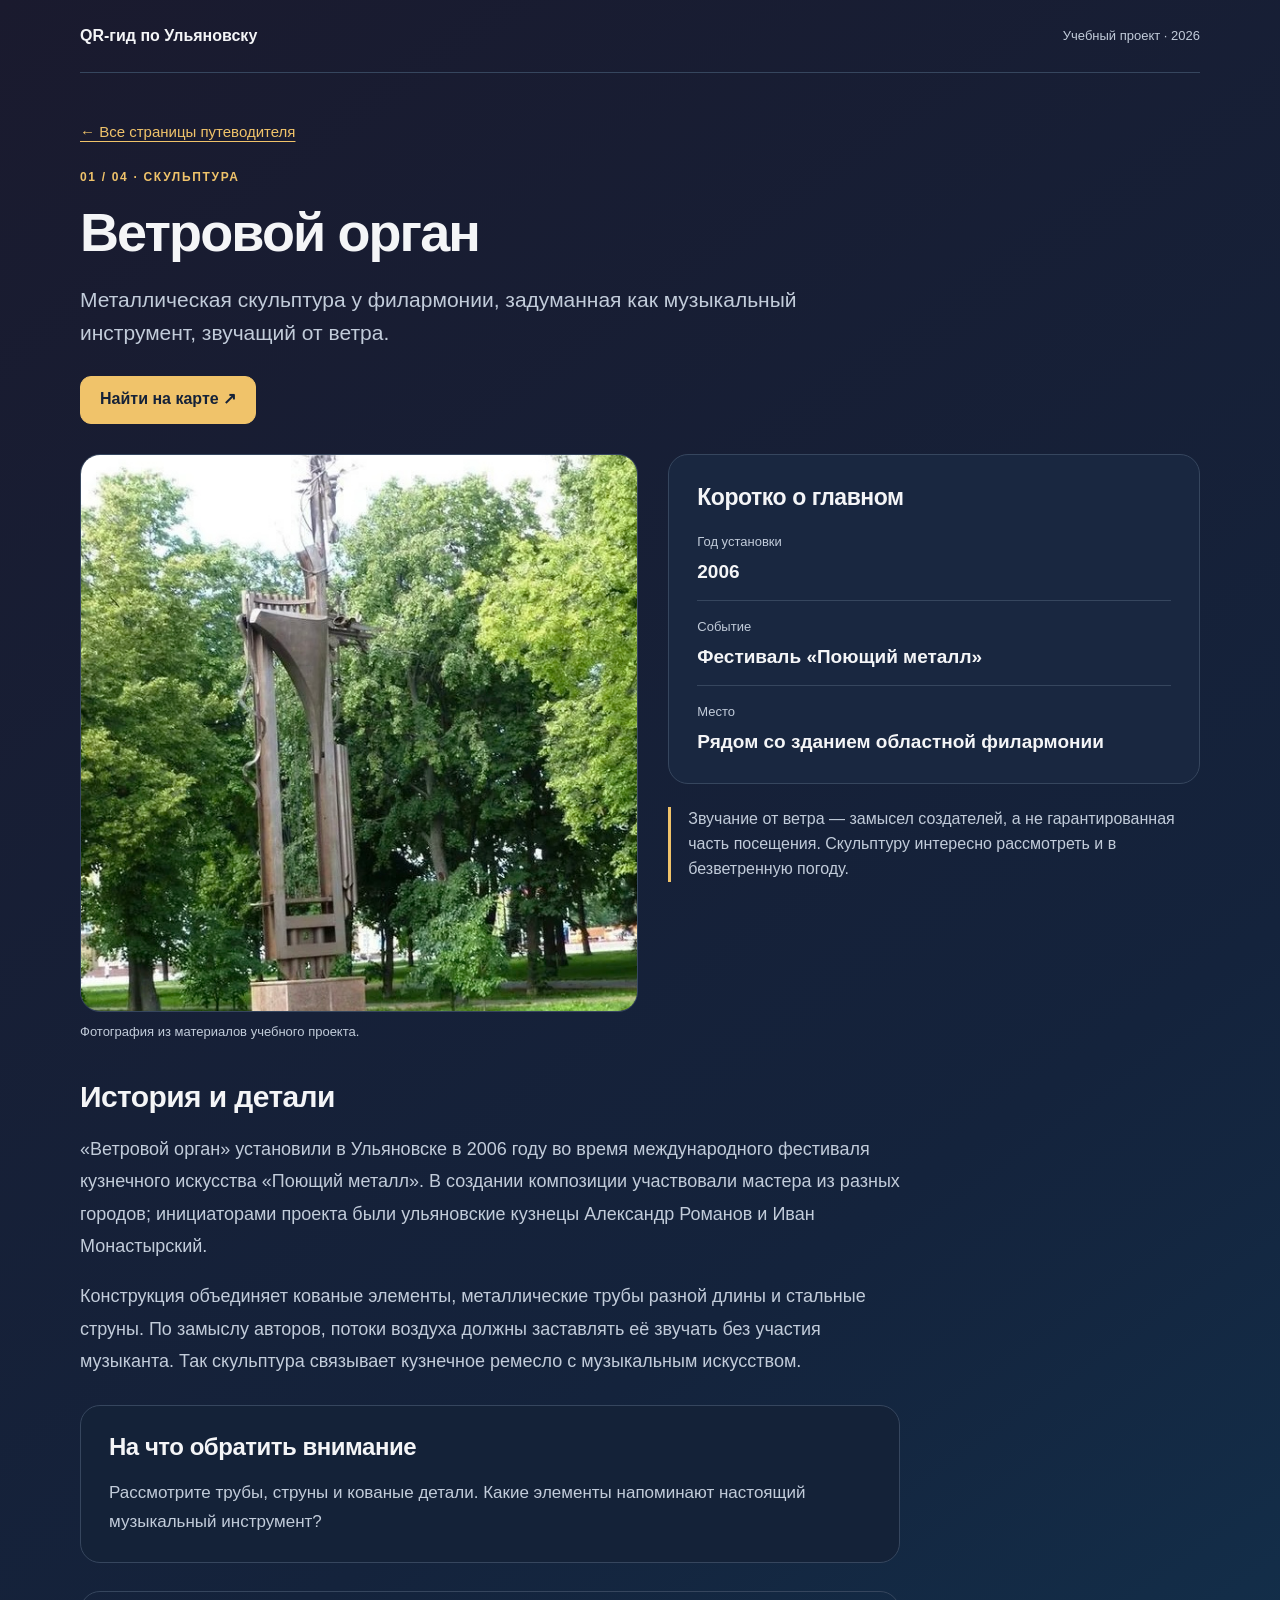
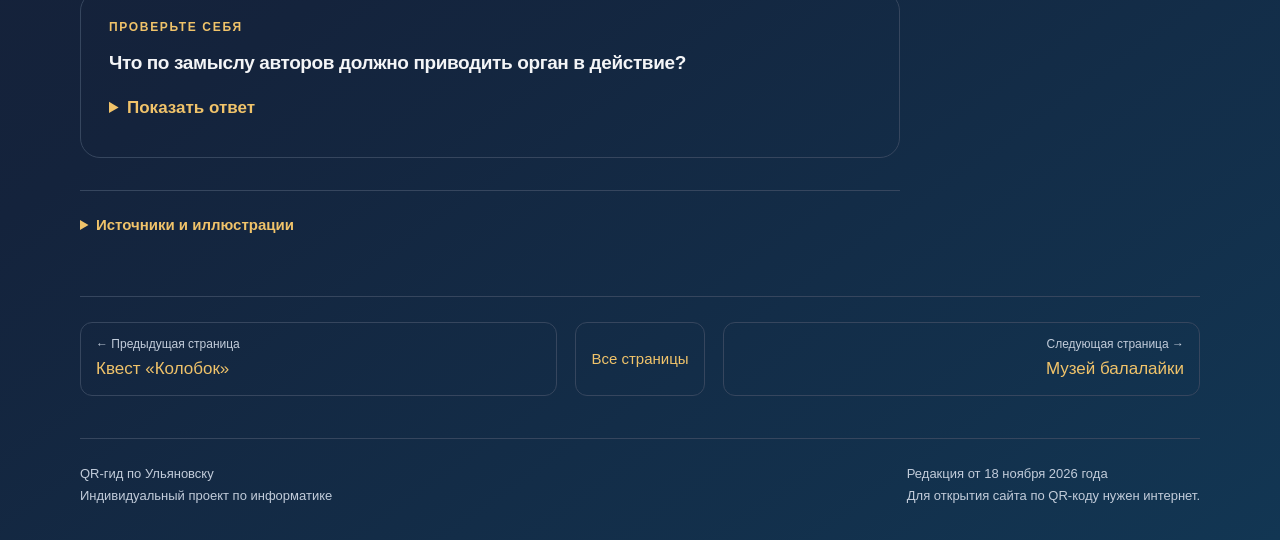
<file: vetrovoy-organ.html>
<!DOCTYPE html>
<html lang="ru">
<head>
<meta charset="utf-8">
<meta name="viewport" content="width=device-width, initial-scale=1">
<title>Ветровой орган — QR-гид по Ульяновску</title>
<meta name="description" content="Металлическая скульптура у филармонии, задуманная как музыкальный инструмент, звучащий от ветра.">
<meta name="theme-color" content="#111b30">
<link rel="canonical" href="https://angelina-perepelkina.github.io/qr/vetrovoy-organ.html">
<link rel="stylesheet" href="style.css?v=20261118">
</head>
<body>
<a class="skip" href="#main">Перейти к содержанию</a>
<div class="wrap">
<div class="topbar"><a class="brand" href="index.html">QR-гид по Ульяновску</a><span class="topmeta">Учебный проект · 2026</span></div>
<main id="main"><a class="back" href="index.html">← Все страницы путеводителя</a>
<header><p class="kicker">01 / 04 · Скульптура</p><h1>Ветровой орган</h1><p class="lead">Металлическая скульптура у филармонии, задуманная как музыкальный инструмент, звучащий от ветра.</p></header>
<div class="actions"><a class="button" href="https://yandex.ru/maps/?text=%D0%92%D0%B5%D1%82%D1%80%D0%BE%D0%B2%D0%BE%D0%B9%20%D0%BE%D1%80%D0%B3%D0%B0%D0%BD%2C%20%D0%A3%D0%BB%D1%8C%D1%8F%D0%BD%D0%BE%D0%B2%D1%81%D0%BA" target="_blank" rel="noopener noreferrer">Найти на карте ↗</a></div>
<section class="overview" aria-label="Фотография и основные сведения"><figure><img class="photo" src="img/vetrovoy-organ.jpg" alt="Металлическая скульптура «Ветровой орган» среди деревьев в Ульяновске" width="800" height="800"><figcaption>Фотография из материалов учебного проекта.</figcaption></figure><div><section class="facts"><h2>Коротко о главном</h2><dl><div class="fact"><dt>Год установки</dt><dd>2006</dd></div><div class="fact"><dt>Событие</dt><dd>Фестиваль «Поющий металл»</dd></div><div class="fact"><dt>Место</dt><dd>Рядом со зданием областной филармонии</dd></div></dl></section><p class="notice">Звучание от ветра — замысел создателей, а не гарантированная часть посещения. Скульптуру интересно рассмотреть и в безветренную погоду.</p></div></section>
<div class="reading"><article><h2>История и детали</h2><p>«Ветровой орган» установили в Ульяновске в 2006 году во время международного фестиваля кузнечного искусства «Поющий металл». В создании композиции участвовали мастера из разных городов; инициаторами проекта были ульяновские кузнецы Александр Романов и Иван Монастырский.</p><p>Конструкция объединяет кованые элементы, металлические трубы разной длины и стальные струны. По замыслу авторов, потоки воздуха должны заставлять её звучать без участия музыканта. Так скульптура связывает кузнечное ремесло с музыкальным искусством.</p></article>
<section class="look"><h2>На что обратить внимание</h2><p>Рассмотрите трубы, струны и кованые детали. Какие элементы напоминают настоящий музыкальный инструмент?</p></section>
<section class="quiz"><p class="kicker">Проверьте себя</p><h2 class="question">Что по замыслу авторов должно приводить орган в действие?</h2><details><summary>Показать ответ</summary><p>Ветер: его потоки должны заставлять элементы конструкции колебаться и создавать звук.</p></details></section>
<section class="sources"><details><summary>Источники и иллюстрации</summary><ul><li><a href="https://liga-press.ru/news/culture/1154585280/" target="_blank" rel="noopener noreferrer">Лига-пресс — «Играй, ветровой орган…», слова организатора фестиваля, 03.08.2006 ↗</a></li><li><a href="https://utro.ru/news/2006/08/14/574300.shtml" target="_blank" rel="noopener noreferrer">Утро.ру — установка ветрового органа, 14.08.2006 ↗</a></li></ul><p>Редакция текста: 18.11.2026. Иллюстрация сохранена из исходных материалов проекта; имя фотографа в них не указано.</p></details></section></div>
<nav class="pager" aria-label="Переход между страницами"><a href="kolobok.html"><small>← Предыдущая страница</small>Квест «Колобок»</a><a class="all" href="index.html">Все страницы</a><a class="next" href="muzej-balalajki.html"><small>Следующая страница →</small>Музей балалайки</a></nav>
</main><footer><p>QR-гид по Ульяновску<br>Индивидуальный проект по информатике</p><p>Редакция от 18 ноября 2026 года<br>Для открытия сайта по QR-коду нужен интернет.</p></footer>
</div></body></html>
</file>
<file: style.css>
/* QR-guide: plain HTML and CSS; no external fonts or scripts. */
:root{color-scheme:dark;--bg:#111b30;--panel:#192740;--panel-soft:#142238;--text:#f4f5f7;--muted:#c2ccda;--accent:#f0c36a;--line:#36465e;--radius:20px}
*{box-sizing:border-box}
html{scroll-behavior:smooth}
body{margin:0;background:linear-gradient(145deg,#1a1a2e 0%,#14233c 60%,#123653 100%);color:var(--text);font-family:-apple-system,BlinkMacSystemFont,"Segoe UI",Arial,sans-serif;font-size:17px;line-height:1.65;min-height:100vh}
a{color:var(--accent);text-underline-offset:4px}
a:hover{text-decoration-thickness:2px}
a:focus-visible,summary:focus-visible{outline:3px solid var(--accent);outline-offset:5px;border-radius:5px}
img{display:block;max-width:100%;height:auto}
.wrap{width:min(1120px,calc(100% - 48px));margin-inline:auto}
.skip{position:absolute;top:-90px;left:24px;background:var(--accent);color:#121d30;padding:12px 18px;z-index:20}
.skip:focus{top:12px}
.topbar{display:flex;align-items:center;justify-content:space-between;gap:20px;padding:23px 0;border-bottom:1px solid var(--line);margin-bottom:45px}
.brand{font-size:16px;font-weight:750;text-decoration:none;color:var(--text)}
.topmeta{font-size:13px;color:var(--muted);text-align:right}
.kicker{text-transform:uppercase;letter-spacing:.14em;font-size:12px;font-weight:750;color:var(--accent);margin:0 0 14px}
h1{font-size:clamp(32px,4.8vw,54px);line-height:1.12;letter-spacing:-.035em;margin:0 0 22px;max-width:960px;text-wrap:balance}
h2{font-size:clamp(22px,2.6vw,30px);line-height:1.25;margin:0 0 17px;letter-spacing:-.02em}
h3{font-size:19px;line-height:1.35;margin:0 0 7px}
p{margin:0 0 18px}
.lead{font-size:clamp(18px,2vw,21px);color:var(--muted);max-width:820px;line-height:1.55;margin-bottom:24px}
.hero{display:grid;grid-template-columns:minmax(0,1fr) 210px;gap:38px;align-items:center;padding:8px 0 28px}
.hero h1{max-width:760px}
.hero-badge{border:1px solid var(--line);background:var(--panel-soft);border-radius:var(--radius);padding:27px;text-align:center}
.hero-badge b{display:block;font-size:72px;line-height:1;color:var(--accent);font-weight:650}
.hero-badge span{display:block;font-size:15px;color:var(--muted);margin-top:14px}
.section-title{margin:30px 0 22px}
.cards{display:grid;grid-template-columns:repeat(2,minmax(0,1fr));gap:24px}
.card{color:inherit;text-decoration:none;border:1px solid var(--line);border-radius:var(--radius);overflow:hidden;background:var(--panel);transition:transform .15s,border-color .15s;display:flex;flex-direction:column}
.card:hover{transform:translateY(-3px);border-color:var(--accent)}
.card img{width:100%;aspect-ratio:16/9;object-fit:cover;object-position:center 35%}
.card-body{padding:24px 26px;display:flex;flex-direction:column;flex:1}
.card .num{font-size:12px;letter-spacing:.13em;color:var(--accent);font-weight:700}
.card h3{font-size:24px;margin:9px 0 12px}
.card p{color:var(--muted);font-size:17px;margin-bottom:18px}
.card .more{color:var(--accent);margin-top:auto;font-size:15px;font-weight:650}
.how{margin:36px 0 0;padding:28px;border:1px solid var(--line);border-radius:var(--radius);background:var(--panel-soft)}
.how p{max-width:850px;color:var(--muted);margin:0}
.actions{display:flex;flex-wrap:wrap;gap:12px;margin:26px 0 30px}
.button{display:inline-flex;align-items:center;justify-content:center;min-height:48px;border:1px solid var(--accent);border-radius:11px;background:var(--accent);color:#152238;text-decoration:none;font-size:16px;font-weight:750;padding:11px 19px;line-height:1.4;gap:9px}
.button:hover{text-decoration:underline}
.button.secondary{background:transparent;color:var(--accent);border-color:var(--line)}
.overview{display:grid;grid-template-columns:minmax(0,1.05fr) minmax(0,1fr);gap:30px;align-items:start;margin:30px 0 36px}
figure{margin:0}
.photo{width:100%;aspect-ratio:1;object-fit:contain;border-radius:var(--radius);background:#182137;border:1px solid var(--line)}
figcaption{font-size:13px;color:var(--muted);margin-top:9px}
.facts{padding:28px;background:var(--panel);border:1px solid var(--line);border-radius:var(--radius)}
.facts h2{font-size:23px}
dl{margin:0}
.fact{padding:15px 0;border-top:1px solid var(--line)}
.fact:first-child{padding-top:3px;border-top:0}
.fact:last-child{padding-bottom:0}
dt{font-size:13px;color:var(--muted);margin-bottom:5px}
dd{margin:0;font-size:19px;font-weight:650;line-height:1.45}
.notice{font-size:16px;color:var(--muted);margin:23px 0 0;padding-left:17px;border-left:3px solid var(--accent);line-height:1.55}
.reading{max-width:820px}
article p{font-size:18px;color:var(--muted);line-height:1.8}
.look{margin:28px 0;padding:26px 28px;border:1px solid var(--line);border-radius:var(--radius);background:var(--panel-soft)}
.look h2{font-size:24px}
.look p{font-size:17px;margin-bottom:0;color:var(--muted)}
.examples{list-style:none;margin:24px 0 0;padding:0;display:grid;gap:16px}
.examples li{padding-left:18px;border-left:2px solid var(--accent)}
.examples b{display:block;font-size:17px;margin-bottom:4px}
.examples span{font-size:16px;color:var(--muted)}
.quiz{margin:28px 0;padding:26px 28px;border:1px solid var(--line);border-radius:var(--radius)}
.quiz h2{font-size:24px}
.quiz .question{font-size:19px;margin-bottom:12px}
summary{cursor:pointer;color:var(--accent);font-weight:650;padding:7px 0;min-height:44px}
details[open] summary{margin-bottom:8px}
details p{margin:8px 0 0;color:var(--muted);font-size:17px}
.sources{margin-top:32px;border-top:1px solid var(--line);padding-top:15px;font-size:15px}
.sources ul{padding-left:20px;margin:12px 0 20px}
.sources li{margin-bottom:10px}
.sources a{overflow-wrap:anywhere}
.sources p{font-size:14px}
.pager{display:grid;grid-template-columns:1fr auto 1fr;gap:18px;align-items:stretch;border-top:1px solid var(--line);margin-top:46px;padding-top:25px}
.pager a{padding:13px 15px;border-radius:12px;border:1px solid var(--line);text-decoration:none;line-height:1.45;display:flex;flex-direction:column;justify-content:center}
.pager a:hover{border-color:var(--accent)}
.pager .next{text-align:right}
.pager small{color:var(--muted);font-size:12px;display:block;margin-bottom:4px}
.pager .all{font-size:15px}
footer{margin:42px 0 0;padding:24px 0 34px;border-top:1px solid var(--line);color:var(--muted);font-size:13px;display:flex;justify-content:space-between;gap:24px}
footer p{margin:0}
.back{display:inline-block;margin:0 0 23px;font-size:15px}
@media(max-width:760px){.wrap{width:min(100% - 32px,680px)}.topbar{margin-bottom:30px;padding-top:20px}.topmeta{max-width:130px;font-size:11px}.hero{grid-template-columns:1fr;gap:0}.hero-badge{display:none}.cards{gap:18px}.card-body{padding:19px}.card h3{font-size:21px}.overview{grid-template-columns:1fr;gap:23px}.overview figure{max-width:560px}.facts{padding:23px}.pager{grid-template-columns:1fr 1fr}.pager .all{grid-row:2;grid-column:1/-1;text-align:center}.pager .next{grid-column:2;grid-row:1}.reading{max-width:none}}
@media(max-width:520px){body{font-size:16px}.cards{grid-template-columns:1fr}.card img{aspect-ratio:16/10}.card h3{font-size:24px}.topmeta{display:none}.actions{display:grid;grid-template-columns:1fr}.button{width:100%;font-size:16px}.look,.quiz,.how{padding:22px}.photo{border-radius:16px}.pager{gap:12px}.pager a{font-size:14px;padding:12px}.pager small{font-size:11px}footer{display:block}footer p+p{margin-top:10px}.lead{font-size:18px}}
@media(prefers-reduced-motion:reduce){html{scroll-behavior:auto}.card{transition:none}.card:hover{transform:none}}
@media print{*{color:#111!important;background:#fff!important;box-shadow:none!important}.topbar,.skip,.actions,.pager,.quiz,footer{display:none}.wrap{width:100%}.overview{grid-template-columns:1fr 1fr}.photo{max-width:280px}.sources details{display:block}h1{font-size:32px}a{text-decoration:underline}.cards{grid-template-columns:1fr 1fr}.card img{height:160px;object-fit:contain}}
</file>
